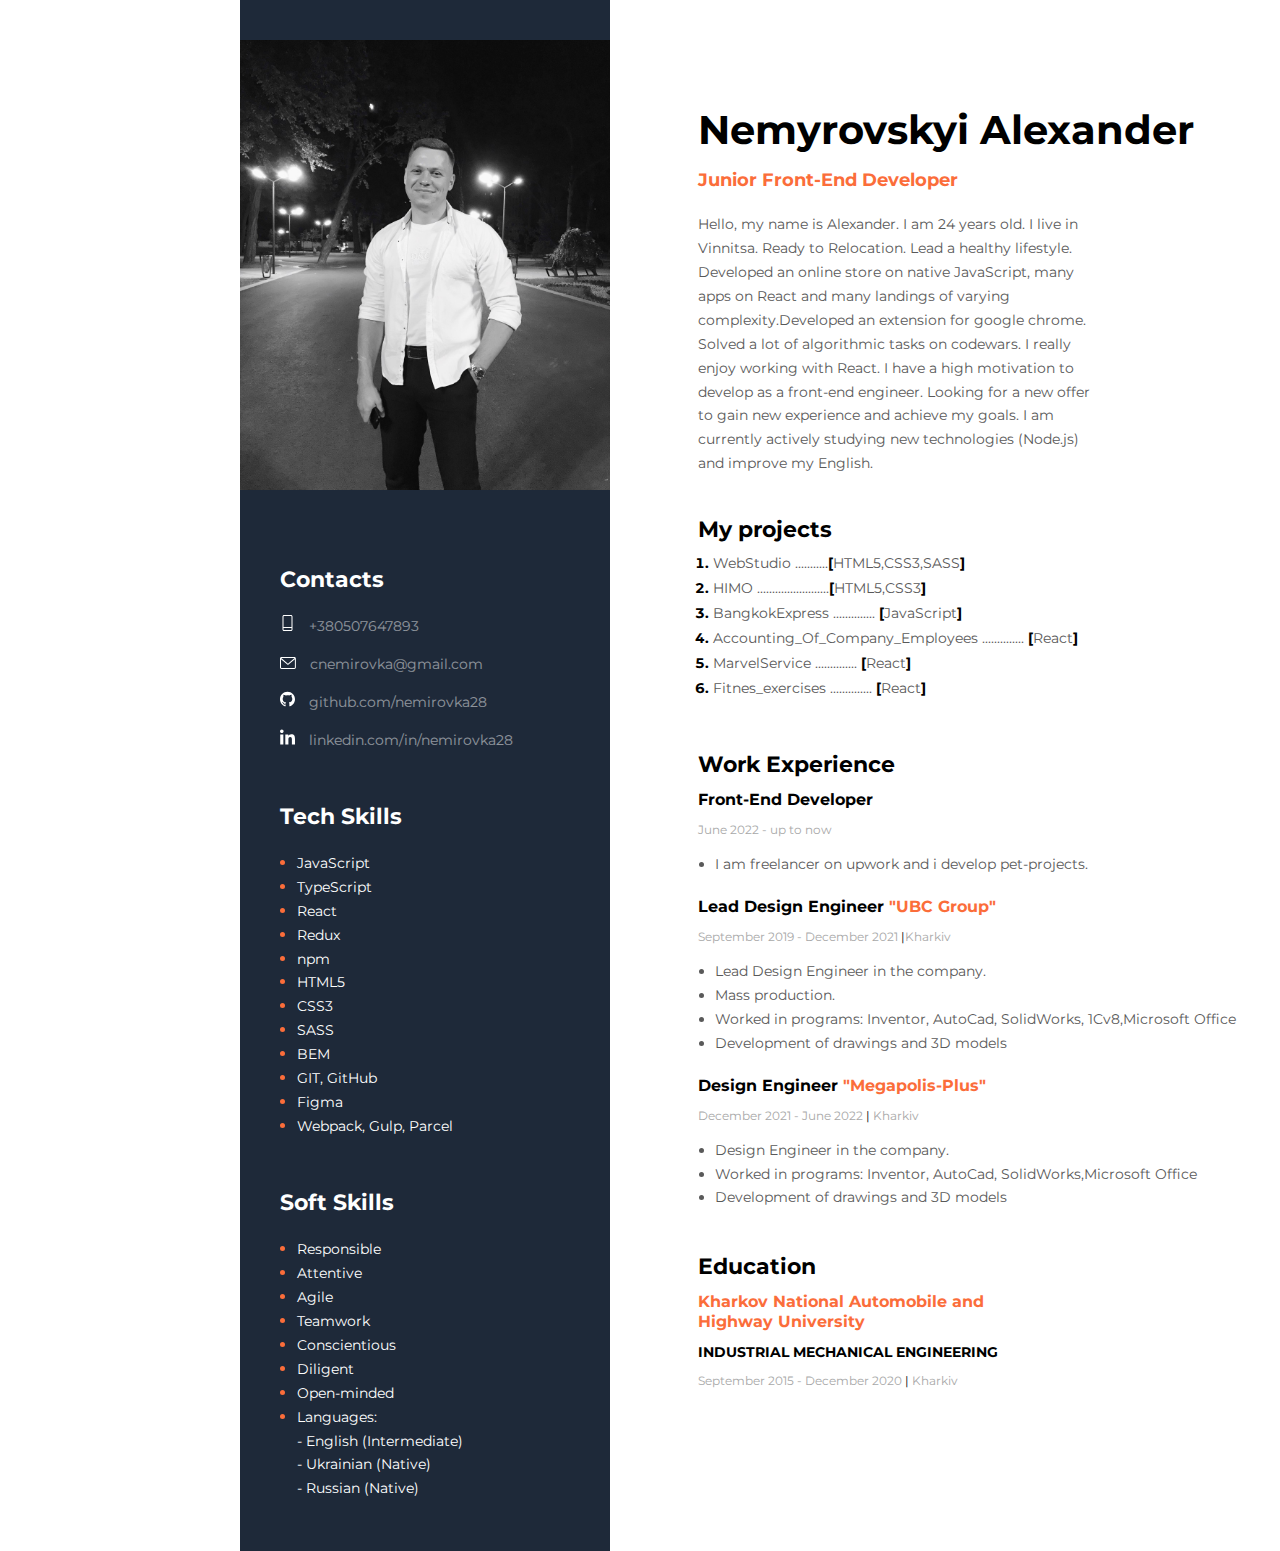
<file: index.html>
<!DOCTYPE html>
<html lang="en">
  <head>
    <meta charset="UTF-8" />
    <meta name="viewport" content="width=device-width,intial-scale=1.0" />
    <link
      rel="icon"
      href="data:image/svg+xml,<svg xmlns=%22http://www.w3.org/2000/svg%22 viewBox=%220 0 100 100%22><text y=%22.9em%22 font-size=%2290%22>🌵</text></svg>"
    />
    <link rel="stylesheet" href="./style.css" />
    <link rel="preconnect" href="https://fonts.googleapis.com" />
    <link rel="preconnect" href="https://fonts.gstatic.com" crossorigin />
    <link href="https://fonts.googleapis.com/css2?family=Montserrat:wght@400;700&display=swap" rel="stylesheet" />
    <title>Nemyrovskyi</title>
  </head>

  <body class="main">
    <div class="main-content">
      <div>
        <h1>Nemyrovskyi Alexander</h1>
        <h2 class="person-vacation">Junior Front-End Developer</h2>
        <p class="person-information">
          Hello, my name is Alexander. I am 24 years old. I live in Vinnitsa. Ready to Relocation. Lead a healthy
          lifestyle. Developed an online store on native JavaScript, many apps on React and many landings of varying
          complexity.Developed an extension for google chrome. Solved a lot of algorithmic tasks on codewars. I really
          enjoy working with React. I have a high motivation to develop as a front-end engineer. Looking for a new offer
          to gain new experience and achieve my goals. I am currently actively studying new technologies (Node.js) and
          improve my English.
        </p>
      </div>
      <div class="projects">
        <h3 class="projects-title">My projects</h3>
        <ol class="projects-list">
          <li>
            <a href="https://nemirovka28.github.io/WebStudio/">
              WebStudio ...........<span>[</span>HTML5,CSS3,SASS<span>]</span></a
            >
          </li>
          <li>
            <a href="https://nemirovka28.github.io/HIMO/"
              >HIMO ........................<span>[</span>HTML5,CSS3<span>]</span></a
            >
          </li>
          <li>
            <a href="https://nemirovka28.github.io/Bangkok-Express/"
              >BangkokExpress .............. <span>[</span>JavaScript<span>]</span></a
            >
          </li>
          <li>
            <a href="https://nemirovka28.github.io/Accounting_Of_Company_Employees/"
              >Accounting_Of_Company_Employees .............. <span>[</span>React<span>]</span></a
            >
          </li>
          <li>
            <a href="https://nemirovka28.github.io/marvel_starter/"
              >MarvelService .............. <span>[</span>React<span>]</span></a
            >
          </li>
          <li>
            <a href="https://nemirovka28.github.io/fitness_exercises/"
              >Fitnes_exercises .............. <span>[</span>React<span>]</span></a
            >
          </li>
        </ol>
      </div>
      <div>
        <h3 class="title-work">Work Experience</h3>
        <div>
          <h4 class="name-company">Front-End Developer</h4>
          <p class="date-work">June 2022 - up to now <span></span></p>
          <ul class="work-list">
            <li>I am freelancer on upwork and i develop pet-projects.</li>
          </ul>
        </div>
        <div>
          <h4 class="name-company">Lead Design Engineer<span class="name"> "UBC Group"</span></h4>
          <p class="date-work">September 2019 - December 2021 <span> |</span>Kharkiv</p>
          <ul class="work-list">
            <li>Lead Design Engineer in the company.</li>
            <li>Mass production.</li>
            <li>Worked in programs: Inventor, AutoCad, SolidWorks, 1Cv8,Microsoft Office</li>
            <li>Development of drawings and 3D models</li>
          </ul>
        </div>
        <div>
          <h4 class="name-company">Design Engineer<span class="name"> "Megapolis-Plus"</span></h4>
          <p class="date-work">December 2021 - June 2022 <span> |</span> Kharkiv</p>
          <ul class="work-list">
            <li>Design Engineer in the company.</li>
            <li>Worked in programs: Inventor, AutoCad, SolidWorks,Microsoft Office</li>
            <li>Development of drawings and 3D models</li>
          </ul>
        </div>
      </div>
      <div class="contanier-education">
        <h3 class="name-education">Education</h3>
        <h4 class="education">Kharkov National Automobile and Highway University</h4>
        <h5 class="type-education">INDUSTRIAL MECHANICAL ENGINEERING</h5>
        <p class="date-education">September 2015 - December 2020 <span>|</span> Kharkiv</p>
      </div>
    </div>
    <aside class="sidebar">
      <img src="./images/photo_2022-07-20_11-56-39.jpg" alt="User photo" />
      <div class="sidebar-contanier">
        <h3 class="sidebar-title">Contacts</h3>
        <div>
          <p class="sidebar-contacts">
            <svg class="contacts-icon" width="15px" height="16px">
              <use href="./images/sprite.svg#Vector1"></use>
            </svg>
            <a href="tel: +380507647893"> +380507647893</a>
          </p>
          <p class="sidebar-contacts">
            <svg class="contacts-icon" width="16px" height="12px">
              <use href="./images/sprite.svg#envelope1"></use>
            </svg>
            <a href="mailto:cnemirovka@gmail.com">cnemirovka@gmail.com</a>
          </p>
          <p class="sidebar-contacts">
            <svg class="contacts-icon" width="15px" height="16px">
              <use href="images/symbol-defs.svg#icon-github"></use>
            </svg>
            <a href="https://github.com/nemirovka28"> github.com/nemirovka28</a>
          </p>
          <p class="sidebar-contacts">
            <svg class="contacts-icon" width="15px" height="16px">
              <use href="images/sprite.svg#linkedin1"></use>
            </svg>
            <a href="https://linkedin.com/in/nemirovka28">linkedin.com/in/nemirovka28</a>
          </p>
        </div>
      </div>
      <div class="sidebar-contanier">
        <h3 class="sidebar-title">Tech Skills</h3>
        <ul class="sidebar-list">
          <li><span class="list-text">JavaScript</span></li>
          <li><span class="list-text">TypeScript</span></li>
          <li><span class="list-text">React</span></li>
          <li><span class="list-text">Redux</span></li>
          <li><span class="list-text">npm</span></li>
          <li><span class="list-text">HTML5</span></li>
          <li><span class="list-text">CSS3</span></li>
          <li><span class="list-text">SASS</span></li>
          <li><span class="list-text">BEM</span></li>
          <li><span class="list-text">GIT, GitHub</span></li>
          <li><span class="list-text">Figma</span></li>
          <li><span class="list-text">Webpack, Gulp, Parcel</span></li>
        </ul>
      </div>
      <div class="sidebar-contanier">
        <h3 class="sidebar-title">Soft Skills</h3>
        <ul class="sidebar-list">
          <li><span class="list-text">Responsible</span></li>
          <li><span class="list-text">Attentive</span></li>
          <li><span class="list-text">Agile</span></li>
          <li><span class="list-text">Teamwork</span></li>
          <li><span class="list-text">Conscientious</span></li>
          <li><span class="list-text">Diligent</span></li>
          <li><span class="list-text">Open-minded</span></li>
          <li>
            <span class="list-text"
              >Languages: <br />
              - English (Intermediate) <br />
              - Ukrainian (Native) <br />
              - Russian (Native)
            </span>
          </li>
        </ul>
      </div>
    </aside>
  </body>
</html>
</file>
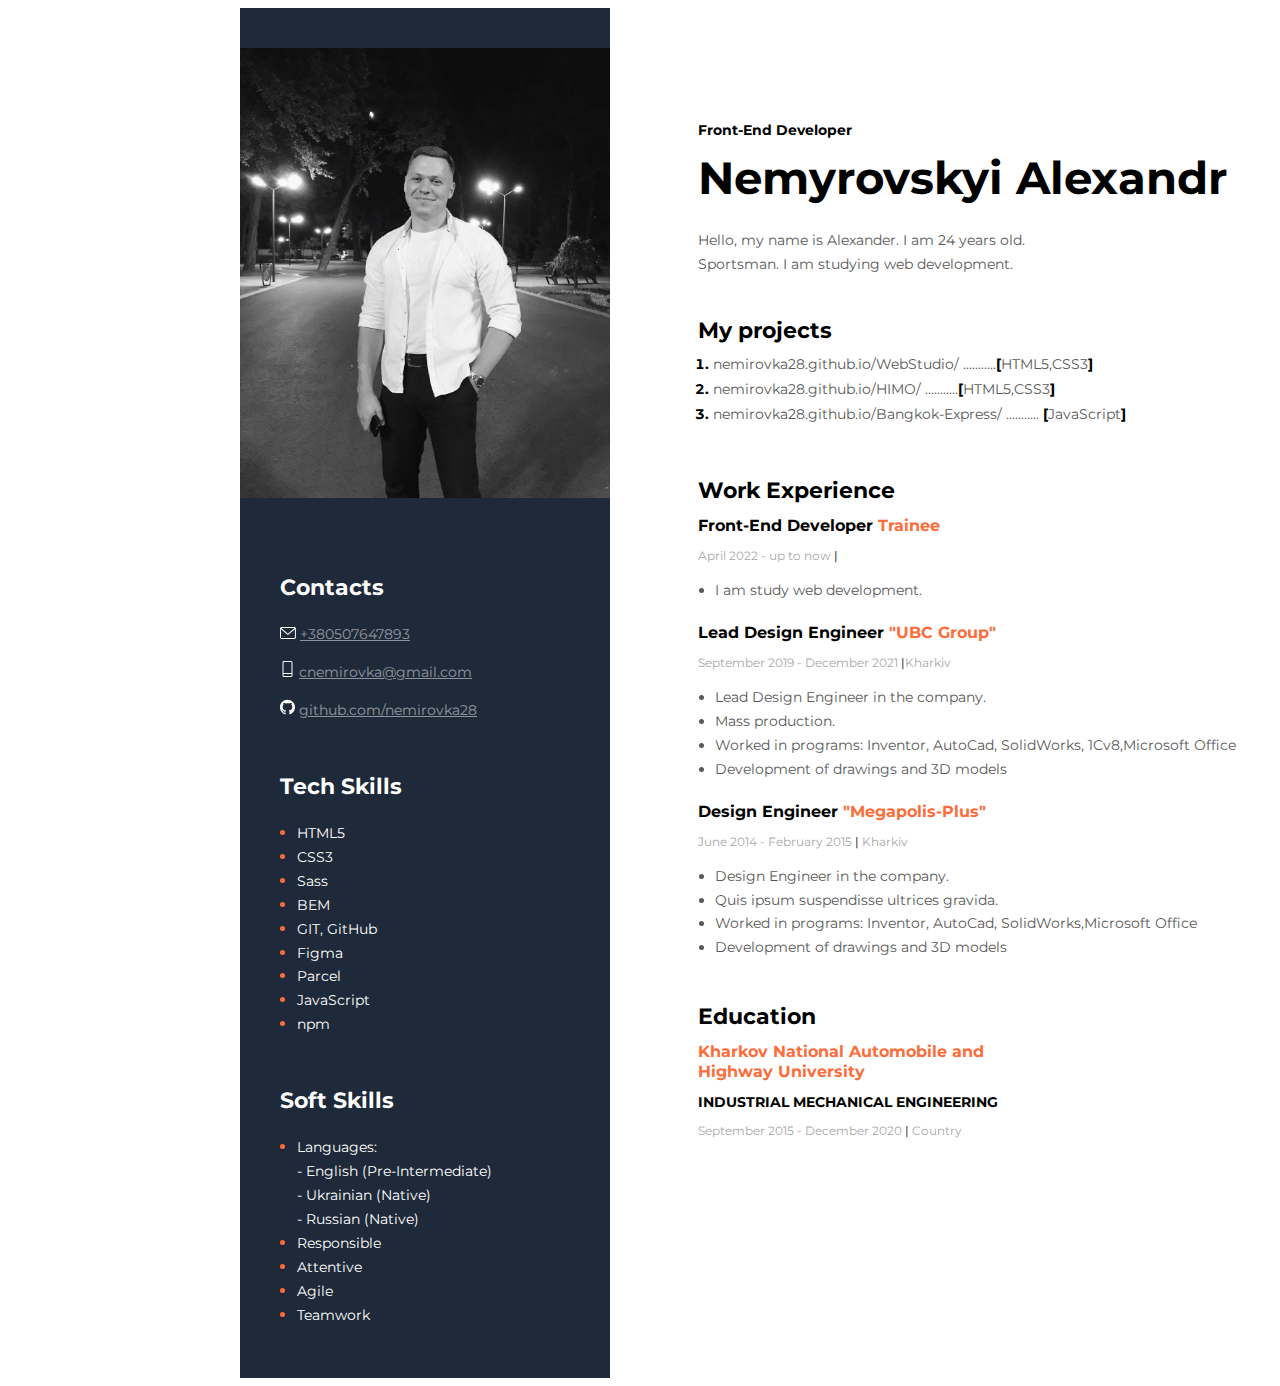
<file: index777.html>
<!DOCTYPE html>
 <html lang="en">
 <head>
    <meta charset="UTF-8"/>
    <meta name="viewport" content="width=device-width,intial-scale=1.0"/>
    <link rel="stylesheet" href="./style777.css"/>
    <link rel="preconnect" href="https://fonts.googleapis.com">
    <link rel="preconnect" href="https://fonts.gstatic.com" crossorigin>
    <link href="https://fonts.googleapis.com/css2?family=Montserrat:wght@400;700&display=swap" rel="stylesheet">
     <title>Nemyrovskyi</title>
 </head>
 <body >
    <!---Main---->
<div class="main">
        <!--Main content -->
        <div class="main-content">
        <div>
        <!--About user -->
        <h2 class="person-vacation">Front-End Developer</h2>
        <h1 >Nemyrovskyi Alexandr</h1>
        <p class="person-information">Hello, my name is Alexander.
            I am 24 years old.
            Sportsman.
            I am studying web development. </p>
        </div>
        <!--Projects-->
        <div class="projects">
            <h3 class="projects-title">My projects</h3>
            <ol class="projects-list">  
                <li>
                    <a href="https://nemirovka28.github.io/WebStudio/"> nemirovka28.github.io/WebStudio/
                   ...........<span>[</span>HTML5,CSS3<span>]</span></a> 
                </li>
                <li>
                    <a href="https://nemirovka28.github.io/HIMO/"> nemirovka28.github.io/HIMO/
                   ...........<span>[</span>HTML5,CSS3<span>]</span></a> 
                </li>
                <li>
                    <a href="https://nemirovka28.github.io/Bangkok-Express/">nemirovka28.github.io/Bangkok-Express/
                    ........... <span>[</span>JavaScript<span>]</span></a>
                </li>
            </ol>
        </div>
        <!--Work-->
        <div>
            <h3 class="title-work">Work Experience</h3>
        <!--Company 1 -->
        <div>
            <h4 class="name-company">Front-End Developer <span class="name">Trainee</span></h4>
            <p class="date-work">April 2022 - up to now  <span> |</span></p>
        <ul class="work-list">
            <li>
                I am study web development.
            </li>
        </ul>
        </div>
       <!--Company 2-->
       <div>
            <h4 class="name-company">Lead Design Engineer<span class="name"> "UBC Group"</span></h4>
            <p class="date-work">September 2019 - December 2021  <span> |</span>Kharkiv</p>
        <ul class="work-list">
            <li>Lead Design Engineer in the company.</li>
            <li>  Mass production.</li>
                <li>Worked in programs: Inventor, AutoCad, SolidWorks, 1Cv8,Microsoft Office</li> 
               <li> Development of drawings and 3D models </li>
            </ul>
       </div>
      <!--Company 3-->
      <div>
        <h4 class="name-company">Design Engineer<span class="name"> "Megapolis-Plus"</span> </h4>
        <p  class="date-work">June 2014 - February 2015  <span> |</span>   Kharkiv</p>
    <ul class="work-list"> 
            <li>Design Engineer in the company.</li>
            <li> Quis ipsum suspendisse ultrices gravida. </li>
            <li>Worked in programs: Inventor, AutoCad, SolidWorks,Microsoft Office</li>
            <li> Development of drawings and 3D models </li>
    </ul>
       </div>
          </div>
    <!--Education -->
     <div class="contanier-education">
        <h3 class="name-education">Education</h3>
        <h4 class="education">Kharkov National Automobile and Highway University</h4>
        <h5 class="type-education">INDUSTRIAL MECHANICAL ENGINEERING</h5>
        <p class="date-education">September 2015 - December 2020  <span> |</span>   Country</p>
       </div>
        </div>
     <!--SideBar--> 
    <aside class="sidebar">
         <img src="./images/photo_2022-07-20_11-56-39.jpg"alt="User photo" >
         <!--Contacts-->
         <div class="sidebar-contanier">
            <h3 class="sidebar-title">Contacts</h3>
            <div>
            <p class="sidebar-contacts">
                <svg class="contacts-icon" width="16px" height="12px">
                    <use href="./images/sprite.svg#envelope1"></use>
                  </svg>
             <a href="tel: +380507647893"> +380507647893</a>
            </p>
            <p class="sidebar-contacts">
                <svg class="contacts-icon" width="15px" height="16px">
                    <use href="./images/sprite.svg#Vector1"></use>
                  </svg>
                <a href="mailto:cnemirovka@gmail.com">
                cnemirovka@gmail.com</a>
            </p>
            <p class="sidebar-contacts">
               <svg class="contacts-icon" width="15px" height="16px">
                <use href = "images/symbol-defs.svg#icon-github"></use>
               </svg>
                <a href="https://github.com/nemirovka28"> 
                    github.com/nemirovka28</a>
            </p>
            </div>
         </div>
         <!--Tech Skills-->
         <div class="sidebar-contanier">
            <h3 class="sidebar-title">Tech Skills</h3>
            <ul class="sidebar-list">
                <li><span class="list-text" > HTML5</span></li>
                <li><span class="list-text"> CSS3</span></li>
                <li><span class="list-text">Sass</span> </li>
                <li><span class="list-text">BEM</span> </li>
                <li><span class="list-text">GIT, GitHub</span></li>
                <li><span class="list-text">Figma</span></li>
                <li><span class="list-text">Parcel</span> </li>
                <li><span class="list-text">JavaScript</span> </li>
                <li><span class="list-text">npm</span> </li>
            </ul>
         </div>
         <!--Soft Skills-->
         <div class="sidebar-contanier">
            <h3 class="sidebar-title">Soft Skills</h3>
            <ul class="sidebar-list">
                <li><span class="list-text">Languages:
                    <br> - English (Pre-Intermediate)
                    <br> - Ukrainian (Native)
                    <br> - Russian (Native)
                </span></li>
                <li><span class="list-text">Responsible</span></li>
                <li><span class="list-text">Attentive</span></li>
                <li><span class="list-text">Agile</span></li>                
                <li><span class="list-text">Teamwork</span></li>
            </ul>
         </div>
    </aside>
 </div>  
 </body>
 </html>
</file>
<file: style.css>
/* main styles */
ul {
  text-decoration: none;
}
a {
  text-decoration: none;
}
.main {
  display: flex;
  flex-direction: row-reverse;

  font-family: 'Montserrat', sans-serif;
  width: 1200px;
  margin: 0 auto;
}
.main-content {
  background-color: #ffffff;
  padding-left: 88px;
  padding-top: 102px;
}
/* ABOUT USER */
.person-vacation {
  font-weight: 700;
  font-size: 18px;
  line-height: 17px;
  color: #fb6d3a;
}
h1 {
  font-weight: 700;
  font-size: 40px;
  line-height: 55px;
  margin: 0;
}

.person-information {
  font-weight: 400;
  font-size: 14px;
  line-height: 1.71;
  color: #595959;
  width: 400px;
  margin-top: 24px;
}
/* PROJECTS */
.projects {
  margin-top: 40px;
  margin-bottom: 50px;
}
.projects-title {
  font-weight: 700;
  font-size: 22px;
  line-height: 27px;
  margin: 0;
}
.projects-list {
  margin-top: 8px;
  padding-left: 15px;
}
.projects-list li {
  font-weight: 700;
  font-size: 14px;
  line-height: 1.71;
  color: #000000;
}
.projects a {
  text-decoration: none;
  font-weight: 400;
  font-size: 14px;
  line-height: 24px;
  color: #595959;
}
.projects span {
  font-weight: 700;
  font-size: 14px;
  line-height: 1.71;
  color: #000000;
}
/* WORK */
/* COMPANY_*/
.title-work {
  font-weight: 700;
  font-size: 22px;
  line-height: 27px;
  color: #000000;
  margin-bottom: 12px;
}
.name-company {
  font-weight: 700;
  font-size: 16px;
  line-height: 20px;
  color: #000000;
  margin-top: 0;
  margin-bottom: 12px;
}
.name {
  font-weight: 700;
  font-size: 16px;
  line-height: 20px;
  color: #fb6d3a;
}
.date-work {
  font-weight: 400;
  font-size: 12px;
  line-height: 15px;
  color: #a8a8a8;
  margin-bottom: 8px;
}
.work-list {
  padding: 0;
  margin-left: 17px;
  width: 525px;
  margin-bottom: 20px;
}
.work-list li {
  font-weight: 400;
  font-size: 14px;
  line-height: 1.71;
  color: #595959;
  padding: 0;
  margin: 0;
}
.date-work span {
  font-weight: 400;
  font-size: 12px;
  line-height: 15px;
  color: #000000;
}
/* EDUCATION */
.contanier-education {
  margin-top: 43px;
  width: 327px;
}
.name-education {
  font-weight: 700;
  font-size: 22px;
  line-height: 27px;
  color: #000000;
  margin-bottom: 12px;
}
.education {
  font-weight: 700;
  font-size: 16px;
  line-height: 20px;
  color: #fb6d3a;
  margin-top: 0;
  margin-bottom: 12px;
}
.type-education {
  font-weight: 700;
  font-size: 14px;
  line-height: 17px;
  color: #000000;
  margin-top: 0;
  margin-bottom: 12px;
}
.date-education {
  font-weight: 400;
  font-size: 12px;
  line-height: 15px;
  color: #a8a8a8;
}
.date-education span {
  font-weight: 400;
  font-size: 12px;
  line-height: 15px;
  color: #000000;
}
/* SIDEBAR */
.sidebar {
  background-color: #1e2939;
}
img {
  width: 370px;
  height: 450px;
  margin-top: 40px;
  margin-bottom: 50px;
}
.sidebar-contanier {
  margin-left: 40px;
  margin-bottom: 50px;
}
.sidebar-title {
  color: #ffffff;
  font-weight: 700;
  font-size: 22px;
  line-height: 27px;
}
.sidebar-contacts {
  font-weight: 700;
  font-size: 14px;
  line-height: 1.71;
  color: #ffffff;
  text-decoration: none;
}
.sidebar-contacts a {
  font-weight: 400;
  font-size: 14px;
  line-height: 1.71;
  color: #ffffff;
  opacity: 0.5;
  padding-left: 10px;
}
.sidebar-list {
  text-decoration: none;
  padding: 0;
  margin-left: 17px;
}
.list-text {
  font-weight: 400;
  font-size: 14px;
  line-height: 1.71;
  color: #ffffff;
}
.sidebar-list li {
  color: #fb6d3a;
}
.contacts-icon {
  fill: #ffffff;
}
.img-contact {
  width: 16px;
  height: 16px;
  padding: 0;
  margin: 0;
}
</file>
<file: style777.css>
body{
  font-family: 'Montserrat', sans-serif;
}
/* main styles */
.main{
 display:flex;
 flex-direction: row-reverse;

 width:1200px;
margin:0 auto;
 
}
.main-content{
    background-color:#FFFFFF ;  
    padding-left: 88px;
    padding-top: 102px;
    

}
/* ABOUT USER */
.person-vacation{
    font-weight: 700;
    font-size: 14px;
    line-height: 17px;
    color: #000000;
}
h1{
    font-weight: 700;
    font-size: 45px;
    line-height: 55px;
    margin: 0;
}

.person-information{
    font-weight: 400;
    font-size: 14px;
    line-height: 1.71;
    color: #595959;
    width: 400px;
    margin-top: 24px;
}
/* PROJECTS */
.projects{
    margin-top: 40px;
    margin-bottom: 50px;
}
.projects-title{
    font-weight: 700;
    font-size: 22px;
    line-height: 27px;
    margin: 0;
}
.projects-list{
    margin-top: 8px;
 padding-left: 15px;
}
.projects-list li{
    font-weight: 700;
    font-size: 14px;
    line-height: 1.71;
    color: #000000;
}
.projects a{
    text-decoration: none;
    font-weight: 400;
    font-size: 14px;
    line-height: 24px;
    color: #595959;
}
.projects span{
    font-weight: 700;
    font-size: 14px;
    line-height: 1.71;
    color: #000000;
}
/* WORK */
/* COMPANY_*/
.title-work{
    font-weight: 700;
    font-size: 22px;
    line-height: 27px;
    color: #000000;
    margin-bottom: 12px;
}
.name-company{
    font-weight: 700;
    font-size: 16px;
    line-height: 20px;
    color: #000000;
    margin-top: 0;
    margin-bottom: 12px;
}
.name{
    font-weight: 700;
    font-size: 16px;
    line-height: 20px;
    color:#FB6D3A;
}
.date-work{
    font-weight: 400;
    font-size: 12px;
    line-height: 15px;
    color: #A8A8A8;
    margin-bottom: 8px;
}
.work-list{
    padding: 0;
    margin-left:17px;
    width: 525px;
    margin-bottom: 20px;
}
.work-list li{
    font-weight: 400;
    font-size: 14px;
    line-height: 1.71;
    color: #595959;
    padding: 0;
    margin: 0;
}
.date-work span{
    font-weight: 400;
    font-size: 12px;
    line-height: 15px;
    color: #000000;
}
/* EDUCATION */
.contanier-education{
    margin-top:43px;
    width: 327px;
}
.name-education{
    font-weight: 700;
    font-size: 22px;
    line-height: 27px;
    color: #000000;
    margin-bottom: 12px;
}
.education{
    font-weight: 700;
    font-size: 16px;
    line-height: 20px;
    color:#FB6D3A;
    margin-top: 0;
    margin-bottom: 12px;
}
.type-education{
    font-weight: 700;
    font-size: 14px;
    line-height: 17px;
    color: #000000;
    margin-top: 0;
    margin-bottom: 12px;
}
.date-education{
    font-weight: 400;
    font-size: 12px;
    line-height: 15px;
    color: #A8A8A8;
}
.date-education span{
    font-weight: 400;
    font-size: 12px;
    line-height: 15px;
    color: #000000;
}
/* SIDEBAR */
.sidebar{
    background-color:#1E2939 ;
}
img{
    width: 370px;
    height: 450px;
    margin-top: 40px;
    margin-bottom: 50px;
}
.sidebar-contanier{
    margin-left: 40px;
    margin-bottom: 50px;
}
.sidebar-title{
    color: #FFFFFF;
    font-weight: 700;
    font-size: 22px;
    line-height: 27px;
}
.sidebar-contacts{
    font-weight: 700;
    font-size: 14px;
    line-height: 1.71;
    color: #FFFFFF;
    text-decoration: none;
}
.sidebar-contacts a{
    font-weight: 400;
    font-size: 14px;
    line-height: 1.71;
    color: #FFFFFF;
    opacity: 0.5;
}
.sidebar-list{
    text-decoration: none;
    padding:0;
    margin-left: 17px;
}
.list-text{
    font-weight: 400;
    font-size: 14px;
    line-height: 1.71;
    color: #FFFFFF;
  
}
.sidebar-list li{
    color:#FB6D3A;
}
.contacts-icon{
    fill: #FFFFFF;
}
.img-contact{
    width: 16px;
    height: 16px;
    padding: 0;
    margin: 0;
}
</file>
